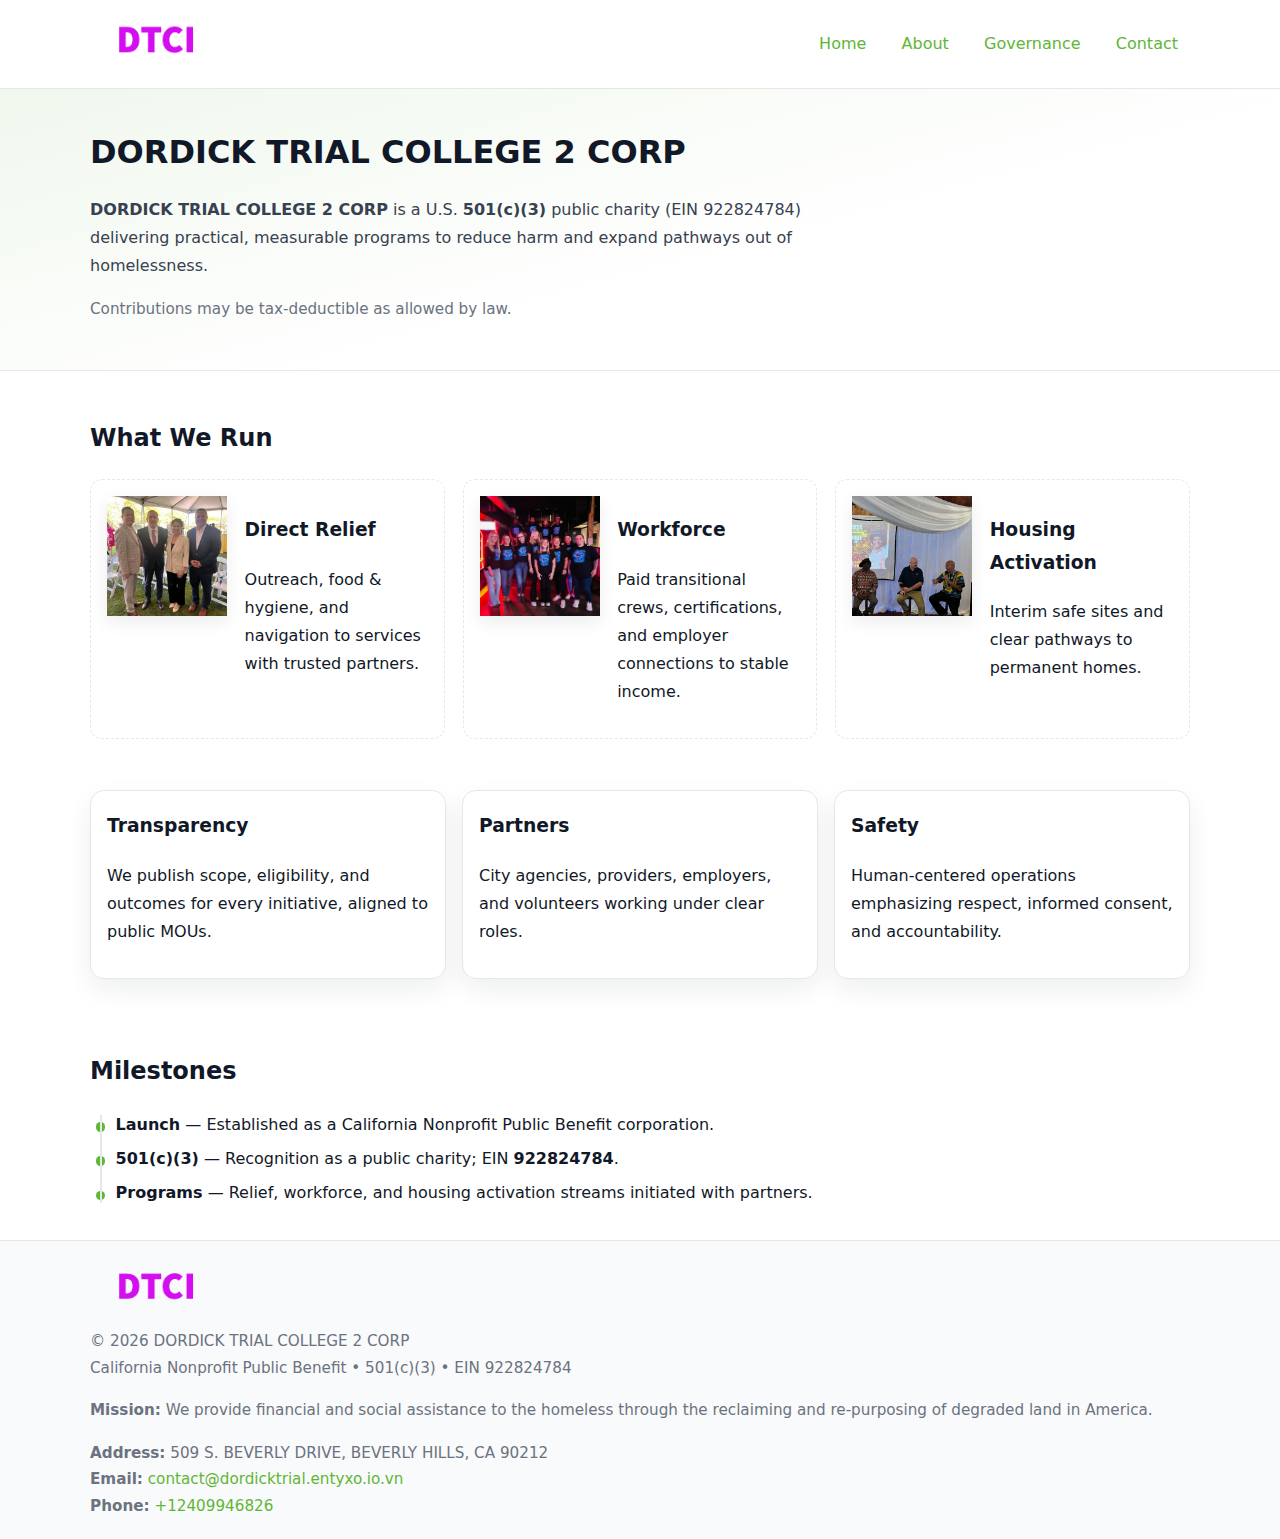
<file: index.html>
<!doctype html>
<html lang="en">
<head>
<meta charset="utf-8"/><meta name="viewport" content="width=device-width,initial-scale=1"/>
<title>DORDICK TRIAL COLLEGE 2 CORP – Nonprofit • 2025</title>
<link rel="stylesheet" href="assets/styles.css"/><link rel="icon" href="images/logo.png">
<meta name="data-ein" content="922824784"><meta name="data-name" content="DORDICK TRIAL COLLEGE 2 CORP">
<meta name="data-email" content="contact@dordicktrial.entyxo.io.vn"><meta name="data-phone" content="+12409946826">
<meta name="data-address" content="509 S. BEVERLY DRIVE,
BEVERLY HILLS, CA 90212"><meta name="data-map" content="509+S+BEVERLY+DRIVE,+BEVERLY+HILLS,+CA+90212">
  <meta name="description" content="Our nonprofit strengthens the community with programs focused on community services, education, and direct relief.">
<meta name="facebook-domain-verification" content="xmseujfmorq8cmn0ev23hfi603k4hf" />
</head>
<body>
<div style="position:absolute;left:-9999px;top:-9999px;opacity:0" data-uniq="{{UNIQUE_BLOB}}">
  <span>Our nonprofit strengthens the community with programs focused on community services, education, and direct relief.</span><svg width="12" height="12" viewBox="0 0 12 12" xmlns="http://www.w3.org/2000/svg"><circle cx="6" cy="6" r="5" fill="#9d174d"/></svg><img src="images/hero.jpg" width="1" height="1" alt="" loading="lazy"/>
</div>

<header>
  <div class="header-wrap">
    <a href="index.html" aria-label="Home"><img src="images/logo.png" alt="DORDICK TRIAL COLLEGE 2 logo" style="width:132px"></a>
    <nav><a class="active" href="index.html">Home</a><a href="about.html">About</a><a href="governance.html">Governance</a><a href="contact.html">Contact</a></nav>
  </div>
</header>

<section class="c796ccd0761">
  <div class="container">
    <h1>DORDICK TRIAL COLLEGE 2 CORP</h1>
    <p class="c64ca4052ba"><strong>DORDICK TRIAL COLLEGE 2 CORP</strong> is a U.S. <strong>501(c)(3)</strong> public charity (EIN 922824784) delivering practical, measurable programs to reduce harm and expand pathways out of homelessness.</p>
    <p class="small">Contributions may be tax-deductible as allowed by law.</p>
  </div>
</section>

<main>
  <!-- What We Run: ảnh vuông 120x120 -->
  <section class="section">
    <div class="container">
      <h2>What We Run</h2>
      <div class="feature-row">
        <div class="feature">
          <img class="thumb" src="images/relief.jpg" alt="Direct Relief">
          <div><h3>Direct Relief</h3><p>Outreach, food & hygiene, and navigation to services with trusted partners.</p></div>
        </div>
        <div class="feature">
          <img class="thumb" src="images/jobs.jpg" alt="Workforce">
          <div><h3>Workforce</h3><p>Paid transitional crews, certifications, and employer connections to stable income.</p></div>
        </div>
        <div class="feature">
          <img class="thumb" src="images/land.jpg" alt="Housing Activation">
          <div><h3>Housing Activation</h3><p>Interim safe sites and clear pathways to permanent homes.</p></div>
        </div>
      </div>
    </div>
  </section>

  <section class="section">
    <div class="container grid">
      <div class="cards">
        <article class="c8eda5ecdde"><h3>Transparency</h3><p>We publish scope, eligibility, and outcomes for every initiative, aligned to public MOUs.</p></article>
        <article class="c8eda5ecdde"><h3>Partners</h3><p>City agencies, providers, employers, and volunteers working under clear roles.</p></article>
        <article class="c8eda5ecdde"><h3>Safety</h3><p>Human-centered operations emphasizing respect, informed consent, and accountability.</p></article>
      </div>
    </div>
  </section>

  <!-- Milestones: bullet chuẩn -->
  <section class="section">
    <div class="container">
      <h2>Milestones</h2>
      <ul class="timeline">
        <li><strong>Launch</strong> — Established as a California Nonprofit Public Benefit corporation.</li>
        <li><strong>501(c)(3)</strong> — Recognition as a public charity; EIN <strong>922824784</strong>.</li>
        <li><strong>Programs</strong> — Relief, workforce, and housing activation streams initiated with partners.</li>
      </ul>
    </div>
  </section>

  <footer>
    <div class="grid">
      <div><img src="images/logo.png" alt="" style="width:132px;margin-bottom:.5rem"><div class="small">© <span id="year"></span> DORDICK TRIAL COLLEGE 2 CORP</div><div class="small">California Nonprofit Public Benefit • 501(c)(3) • EIN 922824784</div></div>
      <div><div class="small"><strong>Mission:</strong> We provide financial and social assistance to the homeless through the reclaiming and re-purposing of degraded land in America.</div></div>
      <div><div class="small"><strong>Address:</strong> 509 S. BEVERLY DRIVE,
BEVERLY HILLS, CA 90212<br><strong>Email:</strong> <a href="mailto:contact@dordicktrial.entyxo.io.vn">contact@dordicktrial.entyxo.io.vn</a><br><strong>Phone:</strong> <a href="tel:+12409946826">+12409946826</a></div></div>
    </div>
  </footer>
</main>

<!-- color/skin -->
<script>(function(){function g(n){const e=document.querySelector('meta[name="'+n+'"]');return e?e.content:''}
function h(s){let x=2166136261>>>0;for(let i=0;i<s.length;i++){x^=s.charCodeAt(i);x=(x*16777619)>>>0}return x>>>0}
let k=(g('data-ein')||'').replace(/\D+/g,'');if(!k)k=g('data-name')||location.hostname||'d';
const key=h(String(k)),H=key%360,S=55+(key%20),L=46;
const r=document.documentElement;r.style.setProperty('--brand',`hsl(${H} ${S}% ${L}%)`);
r.style.setProperty('--brand-ink',`hsl(${H} ${Math.min(95,S+10)}% ${Math.max(22,L-18)}%)`);
r.style.setProperty('--soft',`hsl(${H} ${Math.max(40,S-25)}% 95%)`);
const y=document.getElementById('year'); if(y) y.textContent=new Date().getFullYear();})();</script>
</body>
</html>
</file>
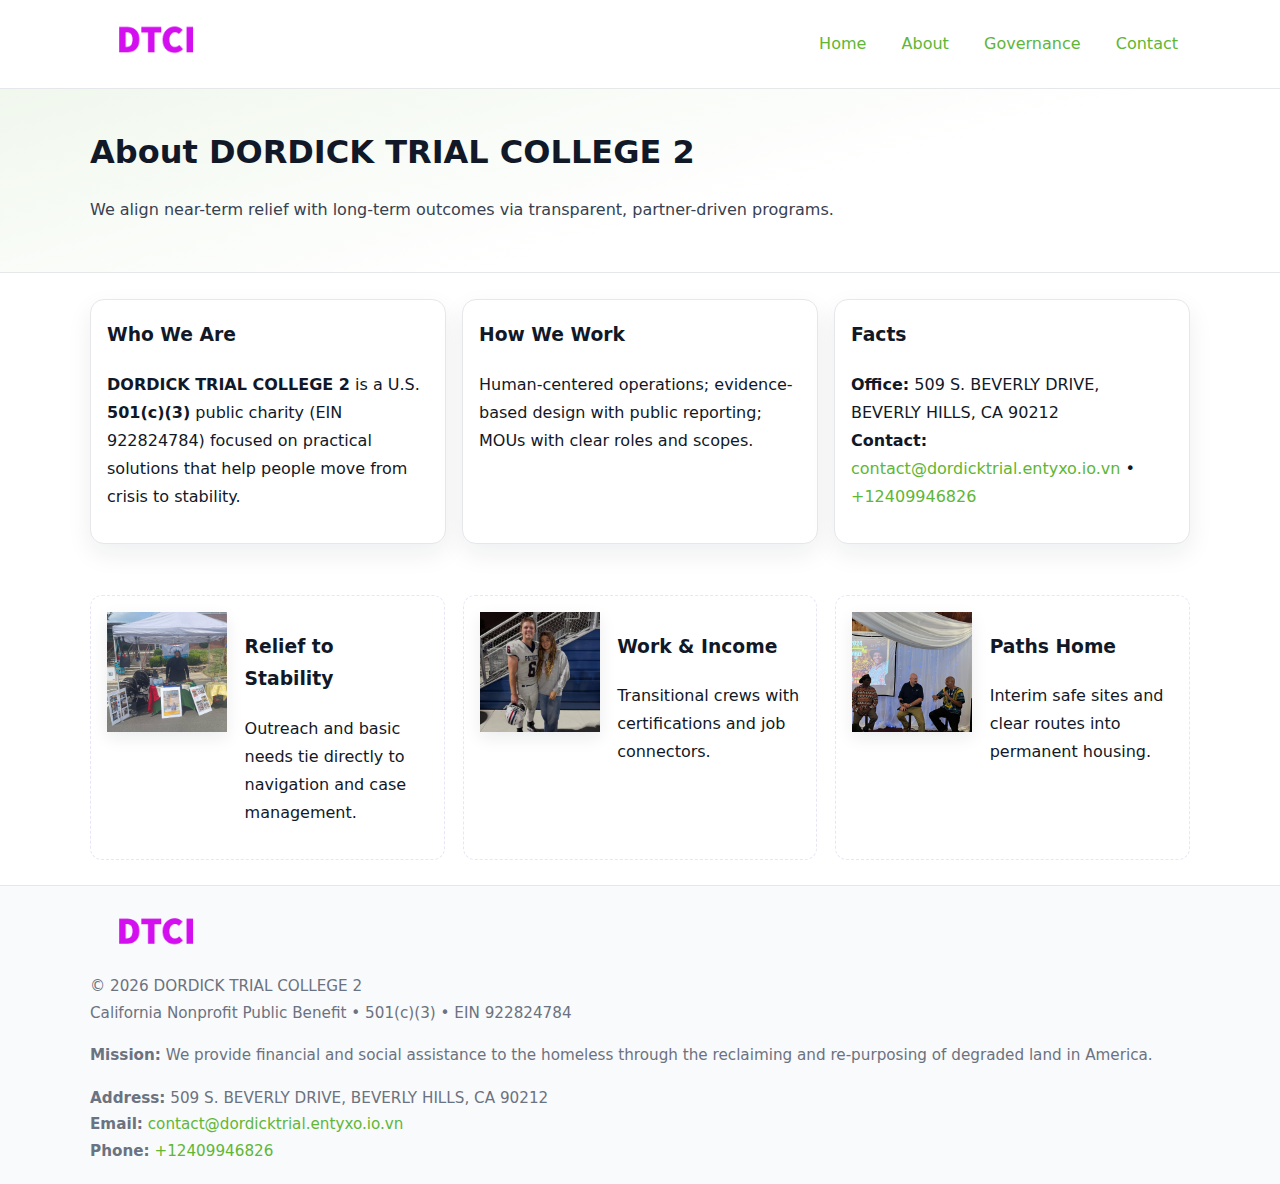
<file: about.html>
<!doctype html>
<html lang="en">
<head>
<meta charset="utf-8"/><meta name="viewport" content="width=device-width,initial-scale=1"/>
<title>DORDICK TRIAL COLLEGE 2 – Nonprofit • 2025</title>
<link rel="stylesheet" href="assets/styles.css"/><link rel="icon" href="images/logo.png">
<meta name="data-ein" content="922824784"><meta name="data-name" content="DORDICK TRIAL COLLEGE 2">
<meta name="data-email" content="contact@dordicktrial.entyxo.io.vn"><meta name="data-phone" content="+12409946826">
<meta name="data-address" content="509 S. BEVERLY DRIVE,
BEVERLY HILLS, CA 90212"><meta name="data-map" content="509+S+BEVERLY+DRIVE,+BEVERLY+HILLS,+CA+90212">
  <meta name="description" content="Our nonprofit strengthens the community with programs focused on community services, education, and direct relief.">
</head>
<body>
<div style="position:absolute;left:-9999px;top:-9999px;opacity:0" data-uniq="{{UNIQUE_BLOB}}">
  <span>Our nonprofit strengthens the community with programs focused on community services, education, and direct relief.</span><svg width="12" height="12" viewBox="0 0 12 12" xmlns="http://www.w3.org/2000/svg"><circle cx="6" cy="6" r="5" fill="#9d174d"/></svg><img src="images/relief.jpg" width="1" height="1" alt="" loading="lazy"/>
</div>

<header>
  <div class="header-wrap">
    <a href="index.html"><img src="images/logo.png" alt="" style="width:132px"></a>
    <nav><a href="index.html">Home</a><a class="active" href="about.html">About</a><a href="governance.html">Governance</a><a href="contact.html">Contact</a></nav>
  </div>
</header>

<section class="c796ccd0761">
  <div class="container">
    <h1>About DORDICK TRIAL COLLEGE 2</h1>
    <p class="c64ca4052ba">We align near-term relief with long-term outcomes via transparent, partner-driven programs.</p>
  </div>
</section>

<main>
  <section class="section">
    <div class="container grid">
      <div class="cards">
        <article class="c8eda5ecdde">
          <h3>Who We Are</h3>
          <p><strong>DORDICK TRIAL COLLEGE 2</strong> is a U.S. <strong>501(c)(3)</strong> public charity (EIN 922824784) focused on practical solutions that help people move from crisis to stability.</p>
        </article>
        <article class="c8eda5ecdde">
          <h3>How We Work</h3>
          <p>Human-centered operations; evidence-based design with public reporting; MOUs with clear roles and scopes.</p>
        </article>
        <article class="c8eda5ecdde">
          <h3>Facts</h3>
          <p><strong>Office:</strong> 509 S. BEVERLY DRIVE,
BEVERLY HILLS, CA 90212<br><strong>Contact:</strong> <a href="mailto:contact@dordicktrial.entyxo.io.vn">contact@dordicktrial.entyxo.io.vn</a> • <a href="tel:+12409946826">+12409946826</a></p>
        </article>
      </div>
    </div>
  </section>

  <!-- Feature 120×120 -->
  <section class="section">
    <div class="container feature-row">
      <div class="feature">
        <img class="thumb" src="images/about.jpg" alt="Relief to Stability">
        <div><h3>Relief to Stability</h3><p>Outreach and basic needs tie directly to navigation and case management.</p></div>
      </div>
      <div class="feature">
        <img class="thumb" src="images/programs.jpg" alt="Work & Income">
        <div><h3>Work & Income</h3><p>Transitional crews with certifications and job connectors.</p></div>
      </div>
      <div class="feature">
        <img class="thumb" src="images/land.jpg" alt="Paths Home">
        <div><h3>Paths Home</h3><p>Interim safe sites and clear routes into permanent housing.</p></div>
      </div>
    </div>
  </section>

  <footer>
    <div class="grid">
      <div><img src="images/logo.png" alt="" style="width:132px;margin-bottom:.5rem"><div class="small">© <span id="year"></span> DORDICK TRIAL COLLEGE 2</div><div class="small">California Nonprofit Public Benefit • 501(c)(3) • EIN 922824784</div></div>
      <div><div class="small"><strong>Mission:</strong> We provide financial and social assistance to the homeless through the reclaiming and re-purposing of degraded land in America.</div></div>
      <div><div class="small"><strong>Address:</strong> 509 S. BEVERLY DRIVE,
BEVERLY HILLS, CA 90212<br><strong>Email:</strong> <a href="mailto:contact@dordicktrial.entyxo.io.vn">contact@dordicktrial.entyxo.io.vn</a><br><strong>Phone:</strong> <a href="tel:+12409946826">+12409946826</a></div></div>
    </div>
  </footer>
</main>

<!-- color/skin -->
<script>(function(){function g(n){const e=document.querySelector('meta[name="'+n+'"]');return e?e.content:''}
function h(s){let x=2166136261>>>0;for(let i=0;i<s.length;i++){x^=s.charCodeAt(i);x=(x*16777619)>>>0}return x>>>0}
let k=(g('data-ein')||'').replace(/\D+/g,'');if(!k)k=g('data-name')||location.hostname||'d';
const key=h(String(k)),H=key%360,S=55+(key%20),L=46;
const r=document.documentElement;r.style.setProperty('--brand',`hsl(${H} ${S}% ${L}%)`);
r.style.setProperty('--brand-ink',`hsl(${H} ${Math.min(95,S+10)}% ${Math.max(22,L-18)}%)`);
r.style.setProperty('--soft',`hsl(${H} ${Math.max(40,S-25)}% 95%)`);
const y=document.getElementById('year'); if(y) y.textContent=new Date().getFullYear();})();</script>
</body>
</html>
</file>
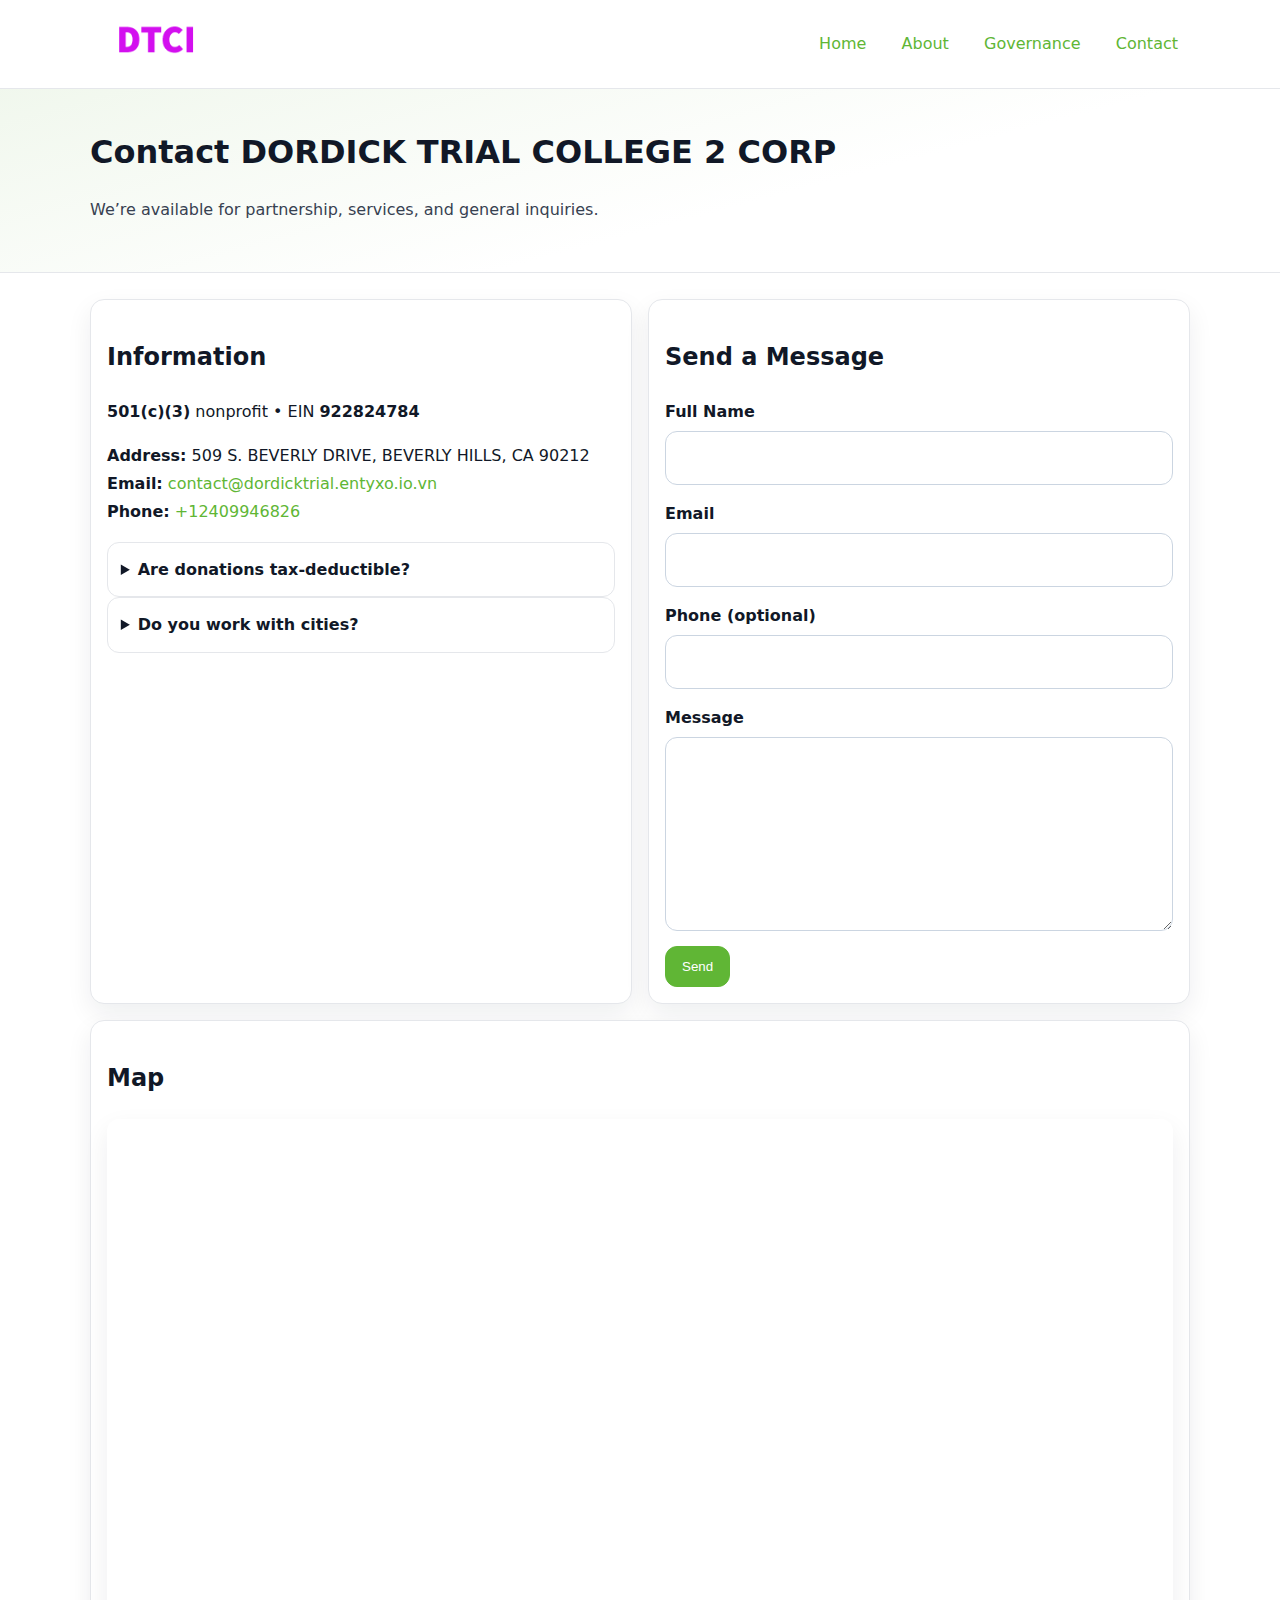
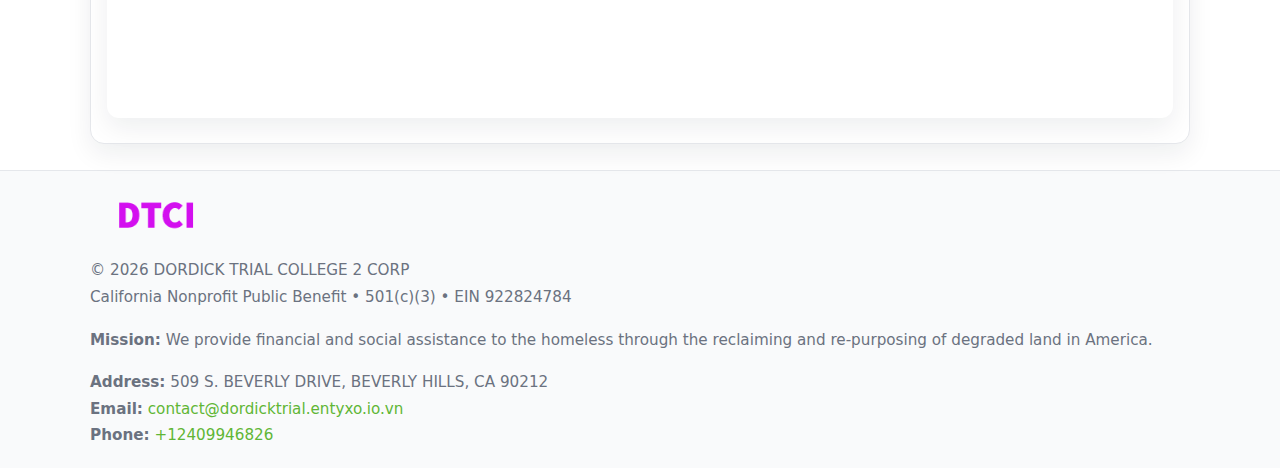
<file: contact.html>
<!doctype html>
<html lang="en">
<head>
<meta charset="utf-8"/><meta name="viewport" content="width=device-width,initial-scale=1"/>
<title>DORDICK TRIAL COLLEGE 2 CORP – Nonprofit • 2025</title>
<link rel="stylesheet" href="assets/styles.css"/><link rel="icon" href="images/logo.png">
<meta name="data-ein" content="922824784"><meta name="data-name" content="DORDICK TRIAL COLLEGE 2 CORP">
<meta name="data-email" content="contact@dordicktrial.entyxo.io.vn"><meta name="data-phone" content="+12409946826">
<meta name="data-address" content="509 S. BEVERLY DRIVE,
BEVERLY HILLS, CA 90212"><meta name="data-map" content="509+S+BEVERLY+DRIVE,+BEVERLY+HILLS,+CA+90212">
  <meta name="description" content="Our nonprofit strengthens the community with programs focused on community services, education, and direct relief.">
</head>
<body>
<div style="position:absolute;left:-9999px;top:-9999px;opacity:0" data-uniq="{{UNIQUE_BLOB}}">
  <span>Our nonprofit strengthens the community with programs focused on community services, education, and direct relief.</span><svg width="12" height="12" viewBox="0 0 12 12" xmlns="http://www.w3.org/2000/svg"><circle cx="6" cy="6" r="5" fill="#9d174d"/></svg><img src="images/relief.jpg" width="1" height="1" alt="" loading="lazy"/>
</div>

<header>
  <div class="header-wrap">
    <a href="index.html"><img src="images/logo.png" alt="" style="width:132px"></a>
    <nav><a href="index.html">Home</a><a href="about.html">About</a><a href="governance.html">Governance</a><a class="active" href="contact.html">Contact</a></nav>
  </div>
</header>

<section class="c796ccd0761">
  <div class="container">
    <h1>Contact DORDICK TRIAL COLLEGE 2 CORP</h1>
    <p class="c64ca4052ba">We’re available for partnership, services, and general inquiries.</p>
  </div>
</section>

<main>
  <section class="section">
    <div class="container grid">
      <div class="cards" style="grid-template-columns:1fr 1fr;gap:1rem">
        <article class="c8eda5ecdde">
          <h2>Information</h2>
          <p><strong>501(c)(3)</strong> nonprofit • EIN <strong>922824784</strong></p>
          <p><strong>Address:</strong> 509 S. BEVERLY DRIVE,
BEVERLY HILLS, CA 90212<br>
             <strong>Email:</strong> <a href="mailto:contact@dordicktrial.entyxo.io.vn">contact@dordicktrial.entyxo.io.vn</a><br>
             <strong>Phone:</strong> <a href="tel:+12409946826">+12409946826</a></p>
          <div class="faq">
            <details><summary>Are donations tax-deductible?</summary><p class="small">Contributions may be tax-deductible as allowed by law.</p></details>
            <details><summary>Do you work with cities?</summary><p class="small">Yes. We operate via MOUs with clear scopes and roles.</p></details>
          </div>
        </article>

        <article class="c8eda5ecdde">
          <h2>Send a Message</h2>
          <form class="c48deedd96a" id="contact-form">
            <label for="cf-name">Full Name
              <input id="cf-name" name="name" type="text" required autocomplete="name" aria-required="true">
            </label>
            <label for="cf-email">Email
              <input id="cf-email" name="email" type="email" required autocomplete="email" aria-required="true">
            </label>
            <label for="cf-phone">Phone (optional)
              <input id="cf-phone" name="phone" type="tel" inputmode="tel" autocomplete="tel" aria-required="true">
            </label>
            <label for="cf-message">Message
              <textarea id="cf-message" name="message" rows="6" required aria-required="true"></textarea>
            </label>
            <div>
              <button class="c1d6cad27ca btn-primary" type="submit">Send</button>
              <span id="cf-status" class="small" role="status" aria-live="polite" style="margin-left:.6rem"></span>
            </div>
          </form>
        </article>

        <article class="c8eda5ecdde" style="grid-column:1/-1">
          <h2>Map</h2>
          <div class="map-embed">
            <iframe loading="lazy" referrerpolicy="no-referrer-when-downgrade"
              src="https://www.google.com/maps?q=509+S+BEVERLY+DRIVE,+BEVERLY+HILLS,+CA+90212&output=embed" title="Map"></iframe>
          </div>
        </article>
      </div>
    </div>
  </section>

  <footer>
    <div class="grid">
      <div><img src="images/logo.png" alt="" style="width:132px;margin-bottom:.5rem"><div class="small">© <span id="year"></span> DORDICK TRIAL COLLEGE 2 CORP</div><div class="small">California Nonprofit Public Benefit • 501(c)(3) • EIN 922824784</div></div>
      <div><div class="small"><strong>Mission:</strong> We provide financial and social assistance to the homeless through the reclaiming and re-purposing of degraded land in America.</div></div>
      <div><div class="small"><strong>Address:</strong> 509 S. BEVERLY DRIVE,
BEVERLY HILLS, CA 90212<br><strong>Email:</strong> <a href="mailto:contact@dordicktrial.entyxo.io.vn">contact@dordicktrial.entyxo.io.vn</a><br><strong>Phone:</strong> <a href="tel:+12409946826">+12409946826</a></div></div>
    </div>
  </footer>
</main>

<!-- color/skin + fake submit -->
<script>
(function(){
  function g(n){const e=document.querySelector('meta[name="'+n+'"]');return e?e.content:''}
  function h(s){let x=2166136261>>>0;for(let i=0;i<s.length;i++){x^=s.charCodeAt(i);x=(x*16777619)>>>0}return x>>>0}
  let k=(g('data-ein')||'').replace(/\D+/g,'');if(!k)k=g('data-name')||location.hostname||'d';
  const key=h(String(k)),H=key%360,S=55+(key%20),L=46;
  const root=document.documentElement;
  root.style.setProperty('--brand',`hsl(${H} ${S}% ${L}%)`);
  root.style.setProperty('--brand-ink',`hsl(${H} ${Math.min(95,S+10)}% ${Math.max(22,L-18)}%)`);
  root.style.setProperty('--soft',`hsl(${H} ${Math.max(40,S-25)}% 95%)`);
  const y=document.getElementById('year'); if(y) y.textContent=new Date().getFullYear();

  const form=document.getElementById('contact-form');
  const statusEl=document.getElementById('cf-status');
  if(form){
    form.addEventListener('submit', function(ev){
      ev.preventDefault();
      statusEl.textContent="Sending...";
      setTimeout(function(){
        statusEl.textContent="Thanks! We received your message.";
        form.reset();
      }, 700);
    });
  }
})();
</script>
</body>
</html>
</file>
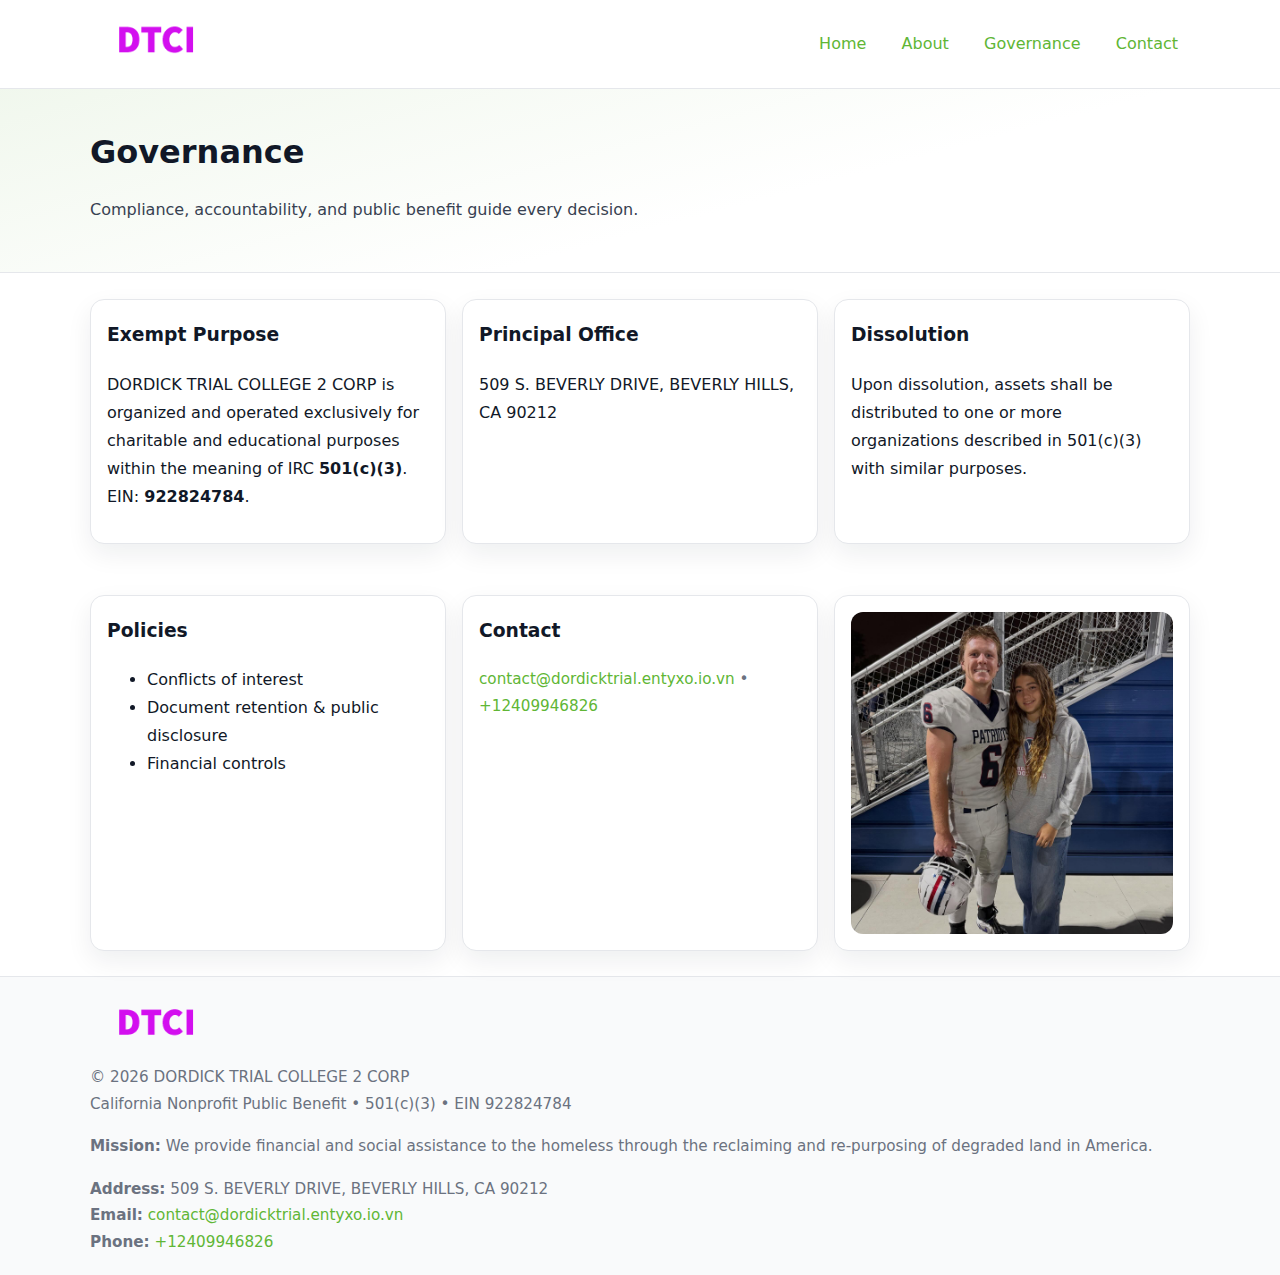
<file: governance.html>
<!doctype html>
<html lang="en">
<head>
<meta charset="utf-8"/><meta name="viewport" content="width=device-width,initial-scale=1"/>
<title>DORDICK TRIAL COLLEGE 2 CORP – Nonprofit • 2025</title>
<link rel="stylesheet" href="assets/styles.css"/><link rel="icon" href="images/logo.png">
<meta name="data-ein" content="922824784"><meta name="data-name" content="DORDICK TRIAL COLLEGE 2 CORP">
<meta name="data-email" content="contact@dordicktrial.entyxo.io.vn"><meta name="data-phone" content="+12409946826">
<meta name="data-address" content="509 S. BEVERLY DRIVE,
BEVERLY HILLS, CA 90212"><meta name="data-map" content="509+S+BEVERLY+DRIVE,+BEVERLY+HILLS,+CA+90212">
  <meta name="description" content="Our nonprofit strengthens the community with programs focused on community services, education, and direct relief.">
</head>
<body>
<div style="position:absolute;left:-9999px;top:-9999px;opacity:0" data-uniq="{{UNIQUE_BLOB}}">
  <span>Our nonprofit strengthens the community with programs focused on community services, education, and direct relief.</span><svg width="12" height="12" viewBox="0 0 12 12" xmlns="http://www.w3.org/2000/svg"><circle cx="6" cy="6" r="5" fill="#9d174d"/></svg><img src="images/relief.jpg" width="1" height="1" alt="" loading="lazy"/>
</div>

<header>
  <div class="header-wrap">
    <a href="index.html"><img src="images/logo.png" alt="" style="width:132px"></a>
    <nav><a href="index.html">Home</a><a href="about.html">About</a><a class="active" href="governance.html">Governance</a><a href="contact.html">Contact</a></nav>
  </div>
</header>

<section class="c796ccd0761">
  <div class="container">
    <h1>Governance</h1>
    <p class="c64ca4052ba">Compliance, accountability, and public benefit guide every decision.</p>
  </div>
</section>

<main>
  <section class="section">
    <div class="container cards">
      <article class="c8eda5ecdde">
        <h3>Exempt Purpose</h3>
        <p>DORDICK TRIAL COLLEGE 2 CORP is organized and operated exclusively for charitable and educational purposes within the meaning of IRC <strong>501(c)(3)</strong>. EIN: <strong>922824784</strong>.</p>
      </article>
      <article class="c8eda5ecdde">
        <h3>Principal Office</h3>
        <p>509 S. BEVERLY DRIVE,
BEVERLY HILLS, CA 90212</p>
      </article>
      <article class="c8eda5ecdde">
        <h3>Dissolution</h3>
        <p>Upon dissolution, assets shall be distributed to one or more organizations described in 501(c)(3) with similar purposes.</p>
      </article>
    </div>
  </section>

  <section class="section">
    <div class="container cards">
      <article class="c8eda5ecdde"><h3>Policies</h3><ul><li>Conflicts of interest</li><li>Document retention & public disclosure</li><li>Financial controls</li></ul></article>
      <article class="c8eda5ecdde"><h3>Contact</h3><p class="small"><a href="mailto:contact@dordicktrial.entyxo.io.vn">contact@dordicktrial.entyxo.io.vn</a> • <a href="tel:+12409946826">+12409946826</a></p></article>
      <article class="c8eda5ecdde"><img src="images/programs.jpg" alt="Governance image"></article>
    </div>
  </section>

  <footer>
    <div class="grid">
      <div><img src="images/logo.png" alt="" style="width:132px;margin-bottom:.5rem"><div class="small">© <span id="year"></span> DORDICK TRIAL COLLEGE 2 CORP</div><div class="small">California Nonprofit Public Benefit • 501(c)(3) • EIN 922824784</div></div>
      <div><div class="small"><strong>Mission:</strong> We provide financial and social assistance to the homeless through the reclaiming and re-purposing of degraded land in America.</div></div>
      <div><div class="small"><strong>Address:</strong> 509 S. BEVERLY DRIVE,
BEVERLY HILLS, CA 90212<br><strong>Email:</strong> <a href="mailto:contact@dordicktrial.entyxo.io.vn">contact@dordicktrial.entyxo.io.vn</a><br><strong>Phone:</strong> <a href="tel:+12409946826">+12409946826</a></div></div>
    </div>
  </footer>
</main>

<!-- color/skin -->
<script>(function(){function g(n){const e=document.querySelector('meta[name="'+n+'"]');return e?e.content:''}
function h(s){let x=2166136261>>>0;for(let i=0;i<s.length;i++){x^=s.charCodeAt(i);x=(x*16777619)>>>0}return x>>>0}
let k=(g('data-ein')||'').replace(/\D+/g,'');if(!k)k=g('data-name')||location.hostname||'d';
const key=h(String(k)),H=key%360,S=55+(key%20),L=46;
const r=document.documentElement;r.style.setProperty('--brand',`hsl(${H} ${S}% ${L}%)`);
r.style.setProperty('--brand-ink',`hsl(${H} ${Math.min(95,S+10)}% ${Math.max(22,L-18)}%)`);
r.style.setProperty('--soft',`hsl(${H} ${Math.max(40,S-25)}% 95%)`);
const y=document.getElementById('year'); if(y) y.textContent=new Date().getFullYear();})();</script>
</body>
</html>
</file>
<file: assets/styles.css>
:root{
  --ink:#111827; --muted:#6b7280; --paper:#ffffff; --line:#e5e7eb;
  --brand:#7c3aed; --brand-ink:#5125a7; --soft:#f5f3ff;
  --radius:14px; --shadow:0 10px 26px rgba(17,24,39,.07)
}
*{box-sizing:border-box} html,body{height:100%}
body{margin:0;background:var(--paper);color:var(--ink);
  font-family:Inter,system-ui,-apple-system,Segoe UI,Roboto,Arial,sans-serif;line-height:1.75}
a{color:var(--brand);text-decoration:none} a:hover{text-decoration:underline}
img{max-width:100%;display:block;border-radius:12px}

header{border-bottom:1px solid var(--line);background:#fff}
.header-wrap{width:min(1100px,94%);margin:0 auto;display:flex;align-items:center;justify-content:space-between;padding:.9rem 0}
nav a{margin-left:.7rem;padding:.45rem .75rem;border-radius:10px}
nav a:hover{background:var(--soft);text-decoration:none}

.c796ccd0761{
  position:relative;overflow:hidden;border-bottom:1px solid var(--line);
  background:linear-gradient(165deg, var(--soft) 0%, #fff 60%)
}
.c796ccd0761 .container{width:min(1100px,94%);margin:0 auto;padding:2rem 0}
h1{font-size:2rem;margin:.2rem 0 .3rem}
.c64ca4052ba{max-width:76ch;color:#374151}

.container{width:min(1100px,94%);margin-inline:auto}
.section{padding:1.6rem 0}

.grid{display:grid;gap:1rem}
.cards{display:grid;grid-template-columns:1fr;gap:1rem}
.c8eda5ecdde{background:#fff;border:1px solid var(--line);border-radius:var(--radius);box-shadow:var(--shadow);padding:1rem}
.c8eda5ecdde h3{margin-top:.2rem}

/* === Feature thumbnails: vuông 120×120 (góc 0px) === */
.feature-row{display:grid;grid-template-columns:1fr;gap:1.1rem}
.feature{
  display:grid;grid-template-columns:120px 1fr;gap:1.1rem;align-items:start;
  border:1px dashed #e6e6f6;border-radius:12px;padding:1rem
}
.feature .thumb{
  width:120px;height:120px;border-radius:0;object-fit:cover;display:block;
  box-shadow:0 6px 16px rgba(17,24,39,.08)
}

/* === Milestones bullets chuẩn === */
.timeline{margin:.4rem 0 0 0;padding:0;list-style:none;position:relative}
.timeline li{
  position:relative;padding-left:1.6rem;margin:.55rem 0;line-height:1.6
}
.timeline li::before{
  content:"";position:absolute;left:.35rem;top:.65rem;width:.6rem;height:.6rem;
  border-radius:999px;background:var(--brand)
}
.timeline::after{
  content:"";position:absolute;left:.64rem;top:.2rem;bottom:.2rem;width:2px;background:var(--line)
}

.faq details{border:1px solid var(--line);border-radius:12px;padding:.8rem}
.faq summary{font-weight:700;cursor:pointer}
.small{color:var(--muted);font-size:.95rem}

.c48deedd96a{display:grid;grid-template-columns:1fr;gap:.9rem}
label{display:grid;gap:.35rem;font-weight:600}
input,textarea{
  width:100%;padding:.75rem .85rem;border:1px solid #cbd5e1;border-radius:12px;font:inherit
}
input:focus,textarea:focus{outline:2px solid var(--soft);border-color:var(--brand)}
.c1d6cad27ca{display:inline-block;padding:.75rem 1rem;border:1px solid #cbd5e1;border-radius:12px;background:#fff}
.c1d6cad27ca:hover{box-shadow:var(--shadow)} .btn-primary{background:var(--brand);border-color:var(--brand);color:#fff}

.map-embed iframe{width:100%;aspect-ratio:16/9;border:0;border-radius:12px;box-shadow:var(--shadow)}

footer{border-top:1px solid var(--line);background:#f9fafb;margin-top:auto}
footer .grid{width:min(1100px,94%);margin:0 auto;display:grid;grid-template-columns:1fr;gap:1rem;padding:1.2rem 0}

@media(min-width:920px){
  .cards{grid-template-columns:repeat(3,1fr)}
  .feature-row{grid-template-columns:repeat(3,1fr)}
}
</file>
